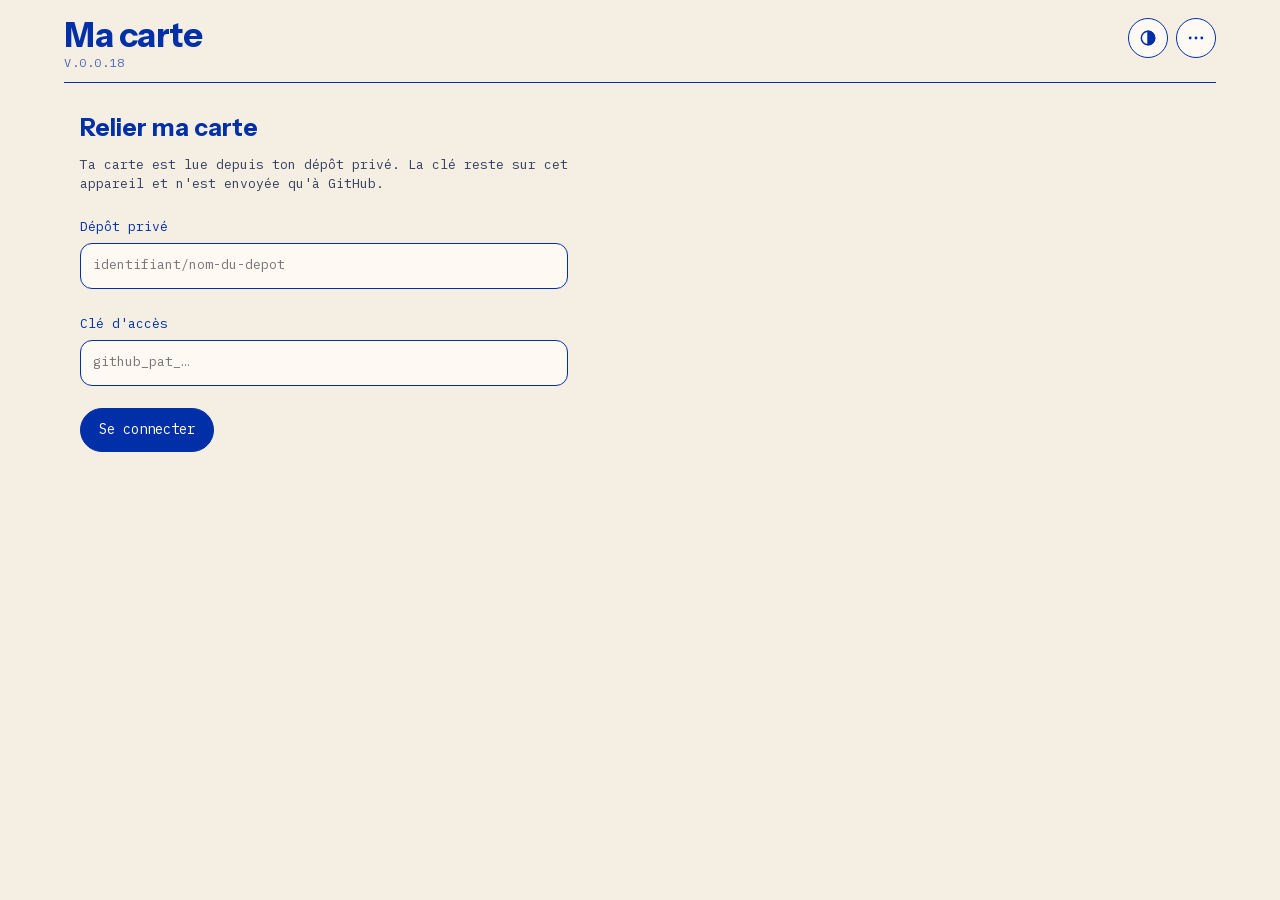
<file: variante-life/index.html>
<!doctype html>
<html lang="fr" data-theme="light" class="chargement">
<head>
<meta charset="utf-8">
<meta http-equiv="Content-Security-Policy" content="default-src 'self'; script-src 'self'; style-src 'self'; font-src 'self'; img-src 'self' data: blob:; connect-src 'self' https://api.github.com; object-src 'none'; base-uri 'none'; form-action 'none'">
<meta name="referrer" content="no-referrer">
<meta name="viewport" content="width=device-width,initial-scale=1,viewport-fit=cover">
<meta name="color-scheme" content="light">
<meta name="theme-color" content="#F5EEE2">
<title>Ma carte de vie</title>
<link rel="manifest" href="manifest.webmanifest">
<link rel="icon" href="logo-a-192.png">
<link rel="apple-touch-icon" href="logo-a-192.png">
<link rel="stylesheet" href="life-style.css">
</head>
<body>
<div class="appli" id="appli">

  <header class="entete">
    <div class="titre">
      <h1>Ma carte<small id="ver">V.0.0.18</small></h1>
    </div>
    <div class="boutons" role="toolbar" aria-label="Actions">
      <button type="button" class="rond" id="actu" title="Actualiser" aria-label="Actualiser">
        <svg viewBox="0 0 24 24" fill="none" stroke="currentColor" stroke-width="1.75" stroke-linecap="round" stroke-linejoin="round" aria-hidden="true"><path d="M20 12a8 8 0 1 1-2.3-5.6"/><path d="M20 4v5h-5"/></svg>
      </button>
      <button type="button" class="rond" id="reglages" title="Réglages" aria-label="Réglages">
        <svg viewBox="0 0 24 24" fill="none" stroke="currentColor" stroke-width="1.75" stroke-linecap="round" stroke-linejoin="round" aria-hidden="true"><circle cx="12" cy="12" r="3"/><path d="M19 12a7 7 0 0 0-.1-1.2l2-1.5-2-3.4-2.3.9a7 7 0 0 0-2-1.2L14 3h-4l-.6 2.6a7 7 0 0 0-2 1.2l-2.3-.9-2 3.4 2 1.5A7 7 0 0 0 5 12c0 .4 0 .8.1 1.2l-2 1.5 2 3.4 2.3-.9a7 7 0 0 0 2 1.2L10 21h4l.6-2.6a7 7 0 0 0 2-1.2l2.3.9 2-3.4-2-1.5c.1-.4.1-.8.1-1.2z"/></svg>
      </button>
      <button type="button" class="rond" id="theme" title="Jour / nuit" aria-label="Jour ou nuit" aria-pressed="false"><svg viewBox="0 0 24 24" fill="none" stroke="currentColor" stroke-width="1.75" stroke-linecap="round" stroke-linejoin="round" aria-hidden="true"><circle cx="12" cy="12" r="8"/><path d="M12 4a8 8 0 0 1 0 16z" fill="currentColor"/></svg></button>
      <button type="button" class="rond" id="plus" title="Plus" aria-label="Plus d'options" aria-haspopup="menu" aria-expanded="false">
        <svg viewBox="0 0 24 24" fill="currentColor" aria-hidden="true"><circle cx="5" cy="12" r="1.7"/><circle cx="12" cy="12" r="1.7"/><circle cx="19" cy="12" r="1.7"/></svg>
      </button>
      <div class="menu" id="menu" role="menu" hidden>
        <button type="button" role="menuitem" id="m-reglages">Réglages</button>
        <button type="button" role="menuitem" id="m-actu">Actualiser</button>
      </div>
    </div>
  </header>

  <section class="connexion" id="ecran-connexion" hidden>
    <h2>Relier ma carte</h2>
    <p class="aide">Ta carte est lue depuis ton dépôt privé. La clé reste sur cet appareil et n'est envoyée qu'à GitHub.</p>
    <label class="champ">Dépôt privé
      <input id="repo" autocomplete="off" autocapitalize="off" spellcheck="false" placeholder="identifiant/nom-du-depot">
    </label>
    <label class="champ">Clé d'accès
      <input id="cle" type="password" autocomplete="off" placeholder="github_pat_…">
    </label>
    <div class="rangee">
      <button type="button" class="pilule plein" id="enregistrer">Se connecter</button>
    </div>
    <p class="etat" id="etat-connexion" role="status"></p>
  </section>

  <nav class="tuiles" id="tuiles" aria-label="Mes espaces"></nav>
  <div class="replier-zone"><button type="button" class="replier" id="replier" aria-expanded="true" aria-label="Replier les espaces"><svg viewBox="0 0 24 24" fill="none" stroke="currentColor" stroke-width="1.75" stroke-linecap="round" stroke-linejoin="round" aria-hidden="true"><path d="M6 15l6-6 6 6"/></svg></button></div>

  <main class="fil" id="fil" aria-live="polite"></main>

  <footer class="saisie" id="saisie">
    <button type="button" class="rond" aria-label="Micro (bientôt)" disabled>
      <svg viewBox="0 0 24 24" fill="none" stroke="currentColor" stroke-width="1.75" stroke-linecap="round" aria-hidden="true"><rect x="9" y="3" width="6" height="11" rx="3"/><path d="M5 11a7 7 0 0 0 14 0M12 18v3"/></svg>
    </button>
    <input id="texte" class="champ-saisie" type="text" autocomplete="off" placeholder="Écris à Omniscient…" aria-label="Écrire à Omniscient">
    <button type="button" class="rond" id="envoi" aria-label="Envoyer">
      <svg viewBox="0 0 24 24" fill="none" stroke="currentColor" stroke-width="1.75" stroke-linecap="round" stroke-linejoin="round" aria-hidden="true"><path d="M4 12h14M13 6l6 6-6 6"/></svg>
    </button>
  </footer>
</div>
<script src="app.js"></script>
</body>
</html>
</file>
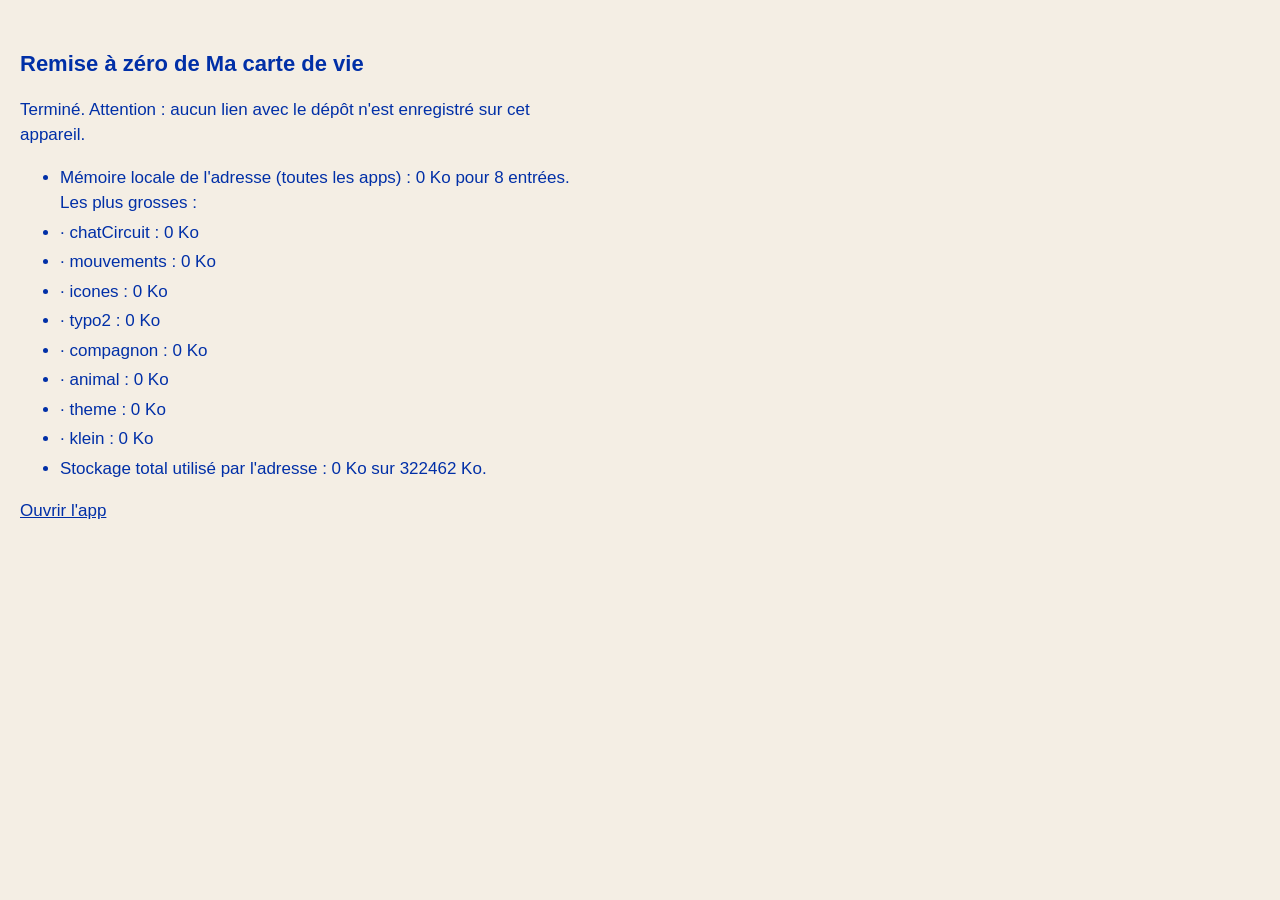
<file: reinit.html>
<!doctype html>
<html lang="fr">
<head>
<meta charset="utf-8">
<meta name="viewport" content="width=device-width,initial-scale=1">
<meta http-equiv="Content-Security-Policy" content="default-src 'self'; script-src 'self'; style-src 'self' 'unsafe-inline'; connect-src 'self'">
<meta name="robots" content="noindex">
<title>Remise à zéro de l'app</title>
<style>body{font:17px/1.5 -apple-system,"Helvetica Neue",Arial,sans-serif;background:#f4eee4;color:#002FA7;margin:0;padding:32px 20px;max-width:560px}h1{font-size:22px}li{margin:4px 0}a{color:#002FA7}</style>
</head>
<body>
<h1>Remise à zéro de Ma carte de vie</h1>
<p id="etat">Remise à zéro en cours…</p>
<ul id="journal"></ul>
<p id="suite" hidden><a href="./index.html">Ouvrir l'app</a></p>
<script src="reinit.js"></script>
</body>
</html>
</file>
<file: variante-life/life-style.css>
html { color-scheme: light; }
:root[data-theme="nuit"] { --fond: #0E1830; --plateau: #122041; --surface: #172A52; --encre: #E3EAFF; --encre-2: #9AABD4; --texte: #E3EAFF; --trait: #93B3F0; --trait-doux: #6A80B8; --pale: #29447F; --ombre: #070F22; --plein: #93B3F0; --sur-plein: #0E1830; --neutre: #8F9AC0; --sh-3: 4px 4px 0 #2F55D4; color-scheme: dark; }
/* Polices et jetons : charte commune aux trois apps (apps/charte/jetons.css). */
/* ===== jetons communs : début (copie de apps/charte/jetons.css — ne pas modifier ici) ===== */
/* ===== Jetons communs — LIFE, Coulisses, Tri Instagram (charte du 13/10/2026, audit design) =====
   Source unique : apps/charte/jetons.css. Chaque app en garde une COPIE IDENTIQUE en tête de sa feuille de style,
   entre les deux lignes « jetons communs » ; la recopier avec : python3 apps/charte/synchroniser.py
   (tests/test_charte_apps.py vérifie que les trois copies sont identiques à la source et que les contrastes tiennent).
   Polices : deux familles, hébergées avec chaque app (dossier fonts/ à côté de la page, licence SIL OFL 1.1) :
   aucun appel à un tiers. Instrument Sans (titres, texte long) est une police variable : une seule déclaration.
   Jour par défaut ; nuit par le réglage de l'appareil, ou forcée avec data-theme="nuit" (data-theme="jour" force le jour). */
@font-face { font-family: 'Instrument Sans'; font-style: normal; font-weight: 400 700; font-display: swap; src: url(fonts/instrument-sans.woff2) format('woff2'); unicode-range: U+0000-00FF, U+0131, U+0152-0153, U+02BB-02BC, U+02C6, U+02DA, U+02DC, U+0304, U+0308, U+0329, U+2000-206F, U+20AC, U+2122, U+2191, U+2193, U+2212, U+2215, U+FEFF, U+FFFD; }
@font-face { font-family: 'IBM Plex Mono'; font-style: normal; font-weight: 400; font-display: swap; src: url(fonts/plex-mono-400.woff2) format('woff2'); unicode-range: U+0000-00FF, U+0131, U+0152-0153, U+02BB-02BC, U+02C6, U+02DA, U+02DC, U+0304, U+0308, U+0329, U+2000-206F, U+20AC, U+2122, U+2191, U+2193, U+2212, U+2215, U+FEFF, U+FFFD; }
@font-face { font-family: 'IBM Plex Mono'; font-style: normal; font-weight: 500; font-display: swap; src: url(fonts/plex-mono-500.woff2) format('woff2'); unicode-range: U+0000-00FF, U+0131, U+0152-0153, U+02BB-02BC, U+02C6, U+02DA, U+02DC, U+0304, U+0308, U+0329, U+2000-206F, U+20AC, U+2122, U+2191, U+2193, U+2212, U+2215, U+FEFF, U+FFFD; }
@font-face { font-family: 'IBM Plex Mono'; font-style: normal; font-weight: 600; font-display: swap; src: url(fonts/plex-mono-600.woff2) format('woff2'); unicode-range: U+0000-00FF, U+0131, U+0152-0153, U+02BB-02BC, U+02C6, U+02DA, U+02DC, U+0304, U+0308, U+0329, U+2000-206F, U+20AC, U+2122, U+2191, U+2193, U+2212, U+2215, U+FEFF, U+FFFD; }
@font-face { font-family: 'IBM Plex Mono'; font-style: normal; font-weight: 700; font-display: swap; src: url(fonts/plex-mono-700.woff2) format('woff2'); unicode-range: U+0000-00FF, U+0131, U+0152-0153, U+02BB-02BC, U+02C6, U+02DA, U+02DC, U+0304, U+0308, U+0329, U+2000-206F, U+20AC, U+2122, U+2191, U+2193, U+2212, U+2215, U+FEFF, U+FFFD; }
:root { color-scheme: light; }
:root {
  /* couleurs : fond crème, encre bleu Klein (contrastes : tests/test_charte_apps.py) */
  --fond: #F5EEE2; --plateau: #FAF5EC; --surface: #FEFAF3;
  --encre: #002FA7; --encre-2: #4768BD; --texte: #14204A;
  --trait: #002FA7; --trait-doux: #6F86C6; --pale: #DBE3F3; --ombre: #C9D6F0;
  --plein: #002FA7; --sur-plein: #FDFAF4;
  /* états : toujours doublés d'une forme ou d'un mot (jamais la couleur seule) */
  --ok: #186E48; --veille: #925500; --panne: #B42A35; --neutre: #6F7896;
  /* typographie : deux familles, sept tailles */
  --display: "Instrument Sans", "Helvetica Neue", Arial, sans-serif;
  --mono: "IBM Plex Mono", ui-monospace, Menlo, monospace;
  --t-xs: 12px; --t-s: 13px; --t-m: 14.5px; --t-l: 16px; --t-xl: 18px; --t-2xl: 22px; --t-3xl: 28px;
  /* espace (grille de 4) */
  --e-1: 4px; --e-2: 8px; --e-3: 12px; --e-4: 16px; --e-5: 24px; --e-6: 32px;
  /* formes : trait de 1,5 px, ombres décalées sans flou */
  --r-s: 8px; --r-m: 14px; --r-l: 24px; --r-p: 999px;
  --trait-l: 1.5px;
  --sh-1: 2px 2px 0 var(--ombre); --sh-2: 4px 4px 0 var(--ombre); --sh-3: 4px 4px 0 var(--encre);
  --cible: 44px;
}


/* ===== jetons communs : fin ===== */
* { box-sizing: border-box; }
html, body { margin: 0; height: 100%; background: var(--fond); color: var(--texte); overflow: hidden; overscroll-behavior: none; }
body { font: var(--t-l)/1.45 var(--mono); min-height: 100vh; }
button, input { font: inherit; color: inherit; }
button:focus-visible, input:focus-visible { outline: 3px solid var(--encre); outline-offset: 2px; }
[hidden] { display: none !important; }
/* coque neutre au chargement : rien de la carte (ni ancienne version) avant que app.js l'ait remplie */
html.chargement .appli { visibility: hidden; }

/* colonne téléphone */
.appli { max-width: 760px; margin: 0 auto; height: 100vh; height: 100dvh; overflow: hidden; display: flex; flex-direction: column; padding: 0 0 0; }

/* en-tête LIFE */
.entete { display: flex; align-items: flex-start; justify-content: space-between; gap: 10px; padding: 18px 16px 12px; border-bottom: var(--trait-l) solid var(--trait); position: relative; }
.titre h1 { margin: 0; font-family: var(--display); font-weight: 700; font-size: 26px; line-height: 1; color: var(--encre); letter-spacing: -.5px; }
.titre h1 small { display: block; font: 400 var(--t-xs)/1.2 var(--mono); letter-spacing: .5px; color: var(--encre-2); margin-top: 4px; text-transform: uppercase; white-space: nowrap; }
.boutons { display: flex; gap: 8px; position: relative; }
.rond {
  width: 40px; height: 40px; border-radius: 999px; border: var(--trait-l) solid var(--trait); background: var(--surface);
  color: var(--encre); display: inline-flex; align-items: center; justify-content: center; cursor: pointer; padding: 0; flex-shrink: 0;
}
.rond svg { width: 20px; height: 20px; }
.rond:disabled { cursor: default; }
.menu {
  position: absolute; top: calc(100% + 6px); right: 0; z-index: 12; display: flex; flex-direction: column; min-width: 220px;
  background: var(--surface); border: var(--trait-l) solid var(--trait); border-radius: var(--r-m); box-shadow: var(--sh-3); overflow: hidden;
}
.menu button { all: unset; box-sizing: border-box; cursor: pointer; min-height: 48px; padding: 14px 18px; font: 500 14.5px/20px var(--mono); color: var(--encre); }
.menu button + button { border-top: 1px solid var(--trait-doux); }

/* écran de connexion : neutre, seulement la proposition de se connecter */
.connexion { padding: 28px 16px; display: flex; flex-direction: column; gap: 6px; }
.connexion h2 { margin: 0; font-family: var(--display); font-weight: 700; font-size: 24px; color: var(--encre); }
.aide { font-size: 13px; color: var(--texte); opacity: .85; margin: 4px 0 8px; }
.champ { display: flex; flex-direction: column; gap: 6px; margin: 10px 0; font-size: 13px; color: var(--encre); }
.champ input { min-height: 46px; border: var(--trait-l) solid var(--trait); border-radius: 12px; background: var(--surface); padding: 8px 12px; }
.rangee { display: flex; gap: 8px; margin-top: 6px; }
.pilule { min-height: 44px; padding: 8px 18px; border-radius: 999px; border: var(--trait-l) solid var(--trait); background: var(--surface); color: var(--encre); font-size: 14px; cursor: pointer; display: inline-flex; align-items: center; justify-content: center; }
.pilule.plein { background: var(--encre); color: var(--surface); }
.etat { min-height: 1.4em; font-size: 13px; color: var(--encre); margin: 8px 0 0; }

/* rangée de tuiles : valeurs de LIFE (app téléphone : 5 tuiles carrées par rangée ; replié : icônes seules) */
.tuiles { display: grid; grid-template-columns: repeat(5, 1fr); gap: 8px; padding: 16px 0; margin: 0 16px; }
body:not(.grille) .tuiles { grid-template-columns: repeat(10, 1fr); gap: 6px; padding: 8px 0 10px; }
.tuile {
  position: relative; aspect-ratio: 1.13; height: auto; min-width: 0; padding: 6px 2px; gap: 4px;
  border: 1.5px solid var(--trait); border-radius: 16px; background: var(--surface); color: var(--trait);
  display: flex; flex-direction: column; align-items: center; justify-content: center; cursor: pointer; white-space: nowrap;
}
.tuile.on { background: var(--plein); color: var(--sur-plein); box-shadow: var(--sh-1); }
body:not(.grille) .tuile { border-radius: 10px; padding: 0; }
.tuile .ico { width: 27px; height: 27px; flex-shrink: 0; }
body:not(.grille) .tuile .ico { width: 20px; height: 20px; }
.tuile .nom { display: block; text-transform: uppercase; font: 700 9.5px/1.1 var(--display); letter-spacing: 0; white-space: nowrap; max-width: 100%; overflow: hidden; text-overflow: clip; }
.tuile .nom.moyen { font-size: 8.4px; }
.tuile .nom.long { font-size: 7.4px; letter-spacing: -.25px; }
body:not(.grille) .tuile .nom { display: none; }
.pastille-n { position: absolute; top: -7px; right: -7px; min-width: 20px; height: 20px; padding: 0 5px; border-radius: 999px; background: var(--plein); color: var(--sur-plein); font: 600 10.5px/20px var(--mono); text-align: center; }
.replier-zone { display: flex; justify-content: center; margin: -8px 16px 0; }
.replier { width: 46px; height: 20px; min-height: 20px; padding: 0; border: 1.5px solid var(--trait); border-radius: 999px; background: var(--surface); color: var(--trait); display: inline-flex; align-items: center; justify-content: center; cursor: pointer; }
.replier svg { width: 16px; height: 16px; }
body:not(.grille) .replier svg { transform: rotate(180deg); }

/* fil de conversation (Omniscient) */
.fil { flex: 1; min-height: 0; overflow-y: auto; padding: 12px 16px 16px; display: flex; flex-direction: column; gap: 10px; border-top: var(--trait-l) solid var(--trait); }
.bulle { max-width: 86%; align-self: flex-start; padding: 12px 14px; border: var(--trait-l) solid var(--trait); border-radius: var(--r-m); background: var(--surface); font-size: 14px; line-height: 1.5; }
.bulle p { margin: 0; overflow-wrap: anywhere; }
.bulle.moi { align-self: flex-end; background: var(--encre); color: var(--surface); border-radius: var(--r-m) var(--r-m) 4px var(--r-m); }
.titre-section { margin: 10px 0 0; font: 700 13px/1.2 var(--display); text-transform: uppercase; letter-spacing: .06em; color: var(--encre); }
.item { border: var(--trait-l) solid var(--trait); border-radius: var(--r-m); background: var(--surface); padding: 10px 12px; box-shadow: var(--sh-1); }
.item-tete { display: flex; align-items: center; gap: 8px; }
.marque { color: var(--encre); width: 18px; text-align: center; }
.item-nom { flex: 1; min-width: 0; overflow-wrap: anywhere; }
.coche { display: inline-flex; align-items: center; gap: 4px; font-size: 12px; color: var(--encre); cursor: pointer; white-space: nowrap; }
.coche input { width: 18px; height: 18px; accent-color: var(--trait); margin: 0; }
.detail { margin: 6px 0 0 26px; font-size: 13px; color: var(--texte); overflow-wrap: anywhere; }
.rapides { display: flex; flex-wrap: wrap; gap: 8px; }

/* saisie en pied : micro, champ, envoi */
.saisie { display: flex; align-items: center; gap: 10px; padding: 10px 16px calc(14px + env(safe-area-inset-bottom, 0px)); border-top: var(--trait-l) solid var(--trait); background: var(--fond); }
.champ-saisie { flex: 1; min-width: 0; min-height: 46px; display: flex; align-items: center; padding: 0 16px; border: var(--trait-l) solid var(--trait); border-radius: 999px; background: var(--surface); color: var(--encre-2); font-size: 14px; }

/* ordinateur : barre des espaces à gauche, fil à droite dans un plateau arrondi (règles séparées) */
@media (min-width: 900px) and (pointer: fine) {
  .appli { max-width: 1200px; display: grid; grid-template-columns: 300px minmax(0, 1fr); grid-template-rows: auto minmax(0, 1fr) auto; height: 100vh; min-height: 0; padding: 0 24px 24px; gap: 0 24px; }
  .entete { grid-column: 1 / -1; padding: 18px 0 12px; }
  .titre h1 { font-size: 34px; }
  .connexion { grid-column: 1 / -1; max-width: 520px; }
  .tuiles { grid-column: 1; grid-row: 2; grid-template-columns: 1fr; gap: 8px; padding: 14px 0 0; margin: 0; align-content: start; overflow-y: auto; }
  body:not(.grille) .tuiles { grid-template-columns: 1fr; gap: 8px; padding: 14px 0 0; }
  .tuile { aspect-ratio: auto; flex-direction: row; justify-content: flex-start; min-height: 0; padding: 12px 14px; text-align: left; box-shadow: var(--sh-1); border-radius: 14px; }
  body:not(.grille) .tuile { border-radius: 14px; padding: 12px 14px; }
  body:not(.grille) .tuile .ico { width: 27px; height: 27px; }
  body:not(.grille) .tuile .nom { display: block; }
  .tuile .nom { font-size: 14px; }
  .pastille-n { position: static; margin-left: auto; }
  .replier-zone { grid-column: 1; grid-row: 3; justify-content: flex-start; padding: 0; margin: 0; }
  .fil { grid-column: 2; grid-row: 2; background: var(--plateau); border: var(--trait-l) solid var(--trait); border-radius: var(--r-l); box-shadow: 6px 6px 0 var(--encre); margin-top: 14px; padding: 22px 24px; border-top: var(--trait-l) solid var(--trait); }
  .saisie { grid-column: 2; grid-row: 3; padding: 14px 0 0; background: transparent; border-top: 0; }
  .replier-zone.masque-bureau { display: none; }
  .bulle { max-width: 70%; }
}
/* image importée d'un espace : silhouette bleue Klein, même taille que les icônes LIFE */
.tuile .ico-image { display: block; width: 27px; height: 27px; flex-shrink: 0; background: var(--trait); -webkit-mask-size: contain; mask-size: contain; -webkit-mask-repeat: no-repeat; mask-repeat: no-repeat; -webkit-mask-position: center; mask-position: center; mask-mode: luminance; }
body:not(.grille) .tuile .ico-image { width: 20px; height: 20px; }

/* interrupteur « Vue carte » : sans texte, style LIFE (bordure bleue, rond plein quand actif) */
.champ-saisie { color: var(--encre); outline: none; }
.champ-saisie:focus-visible { outline: 3px solid var(--trait-doux); outline-offset: 2px; }
.champ-saisie::placeholder { color: var(--encre-2); opacity: 1; }
.interrupteur { position: relative; display: inline-block; flex: none; width: 46px; height: 26px; cursor: pointer; }
.interrupteur input { position: absolute; inset: 0; width: 100%; height: 100%; margin: 0; opacity: 0; cursor: pointer; z-index: 1; }
.interrupteur .piste { position: absolute; inset: 0; border: var(--trait-l) solid var(--trait); border-radius: var(--r-p); background: var(--surface); transition: background .15s; }
.interrupteur .piste::after { content: ''; position: absolute; top: 3px; left: 3px; width: 17px; height: 17px; border-radius: 50%; background: var(--trait); transition: transform .15s; }
.interrupteur input:checked + .piste { background: var(--plein); }
.interrupteur input:checked + .piste::after { background: var(--sur-plein); transform: translateX(20px); }
.interrupteur input:focus-visible + .piste { outline: 3px solid var(--trait-doux); outline-offset: 2px; }
</file>
